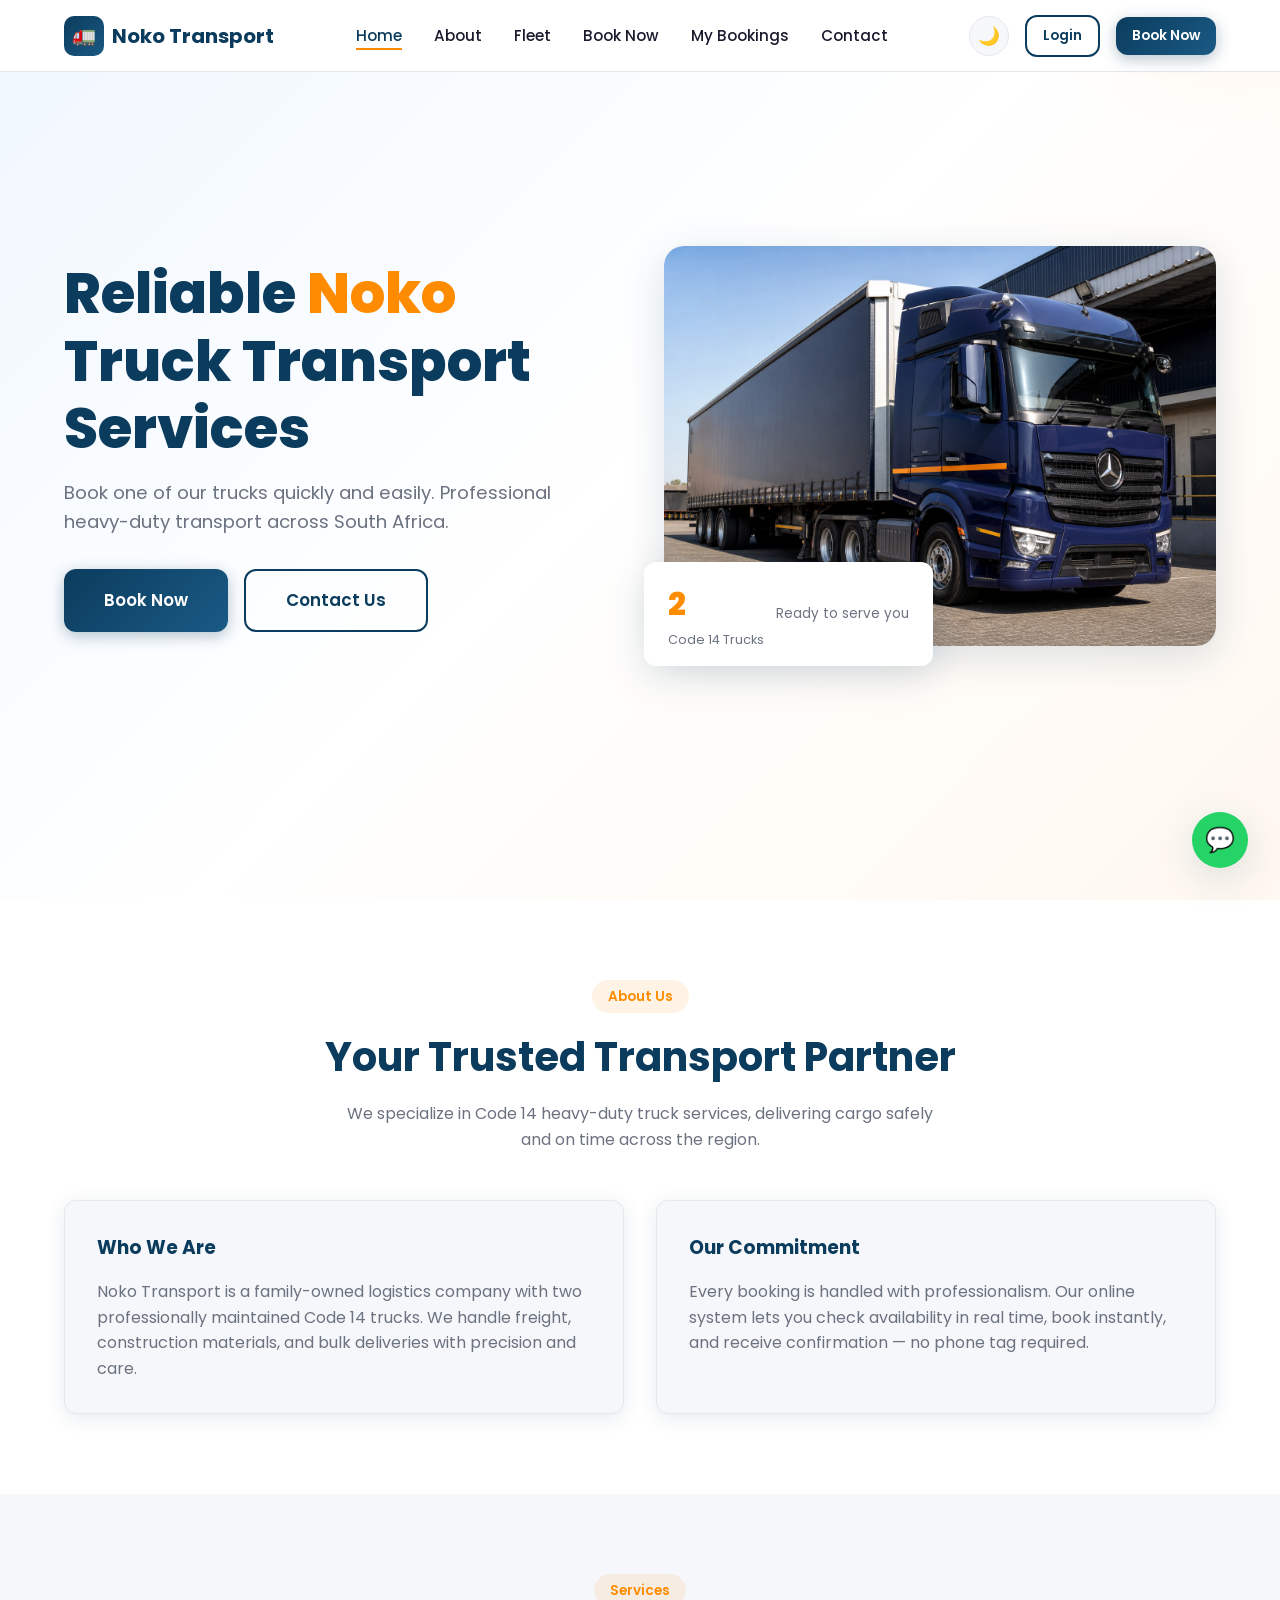
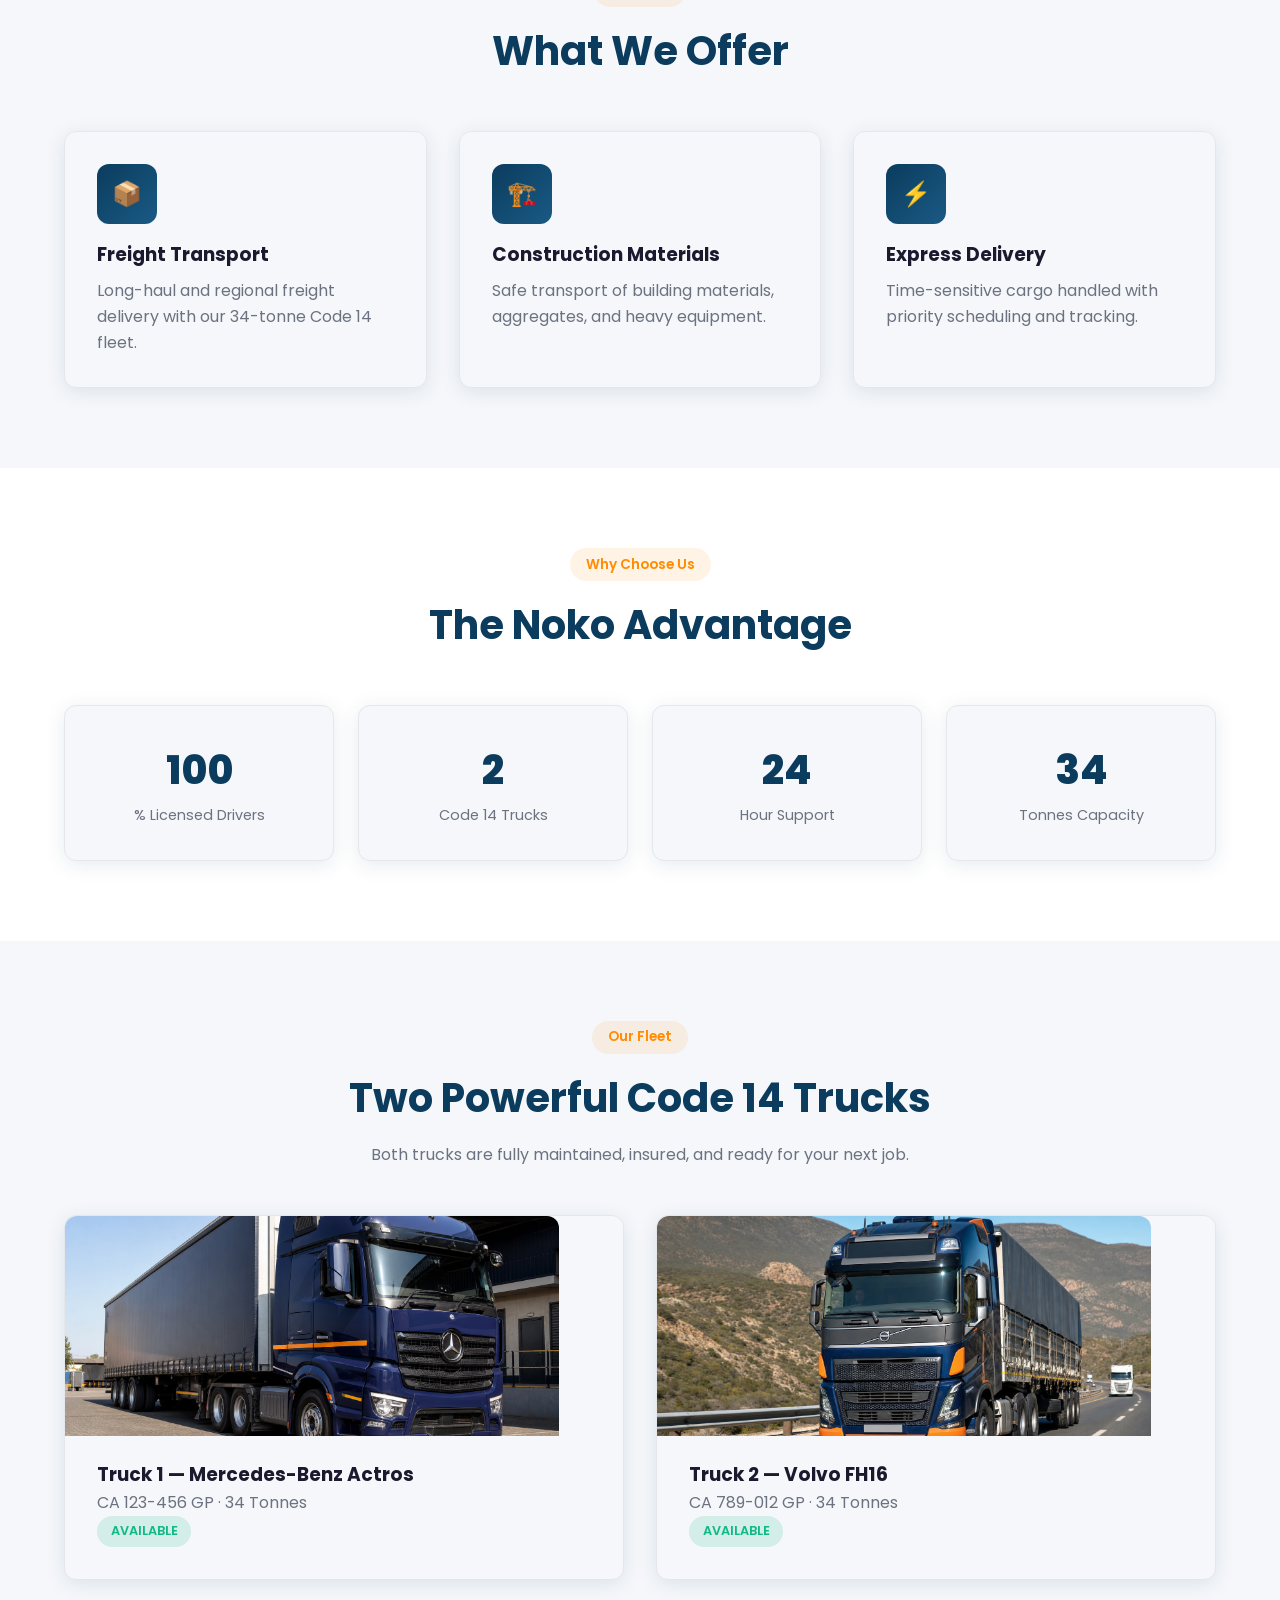
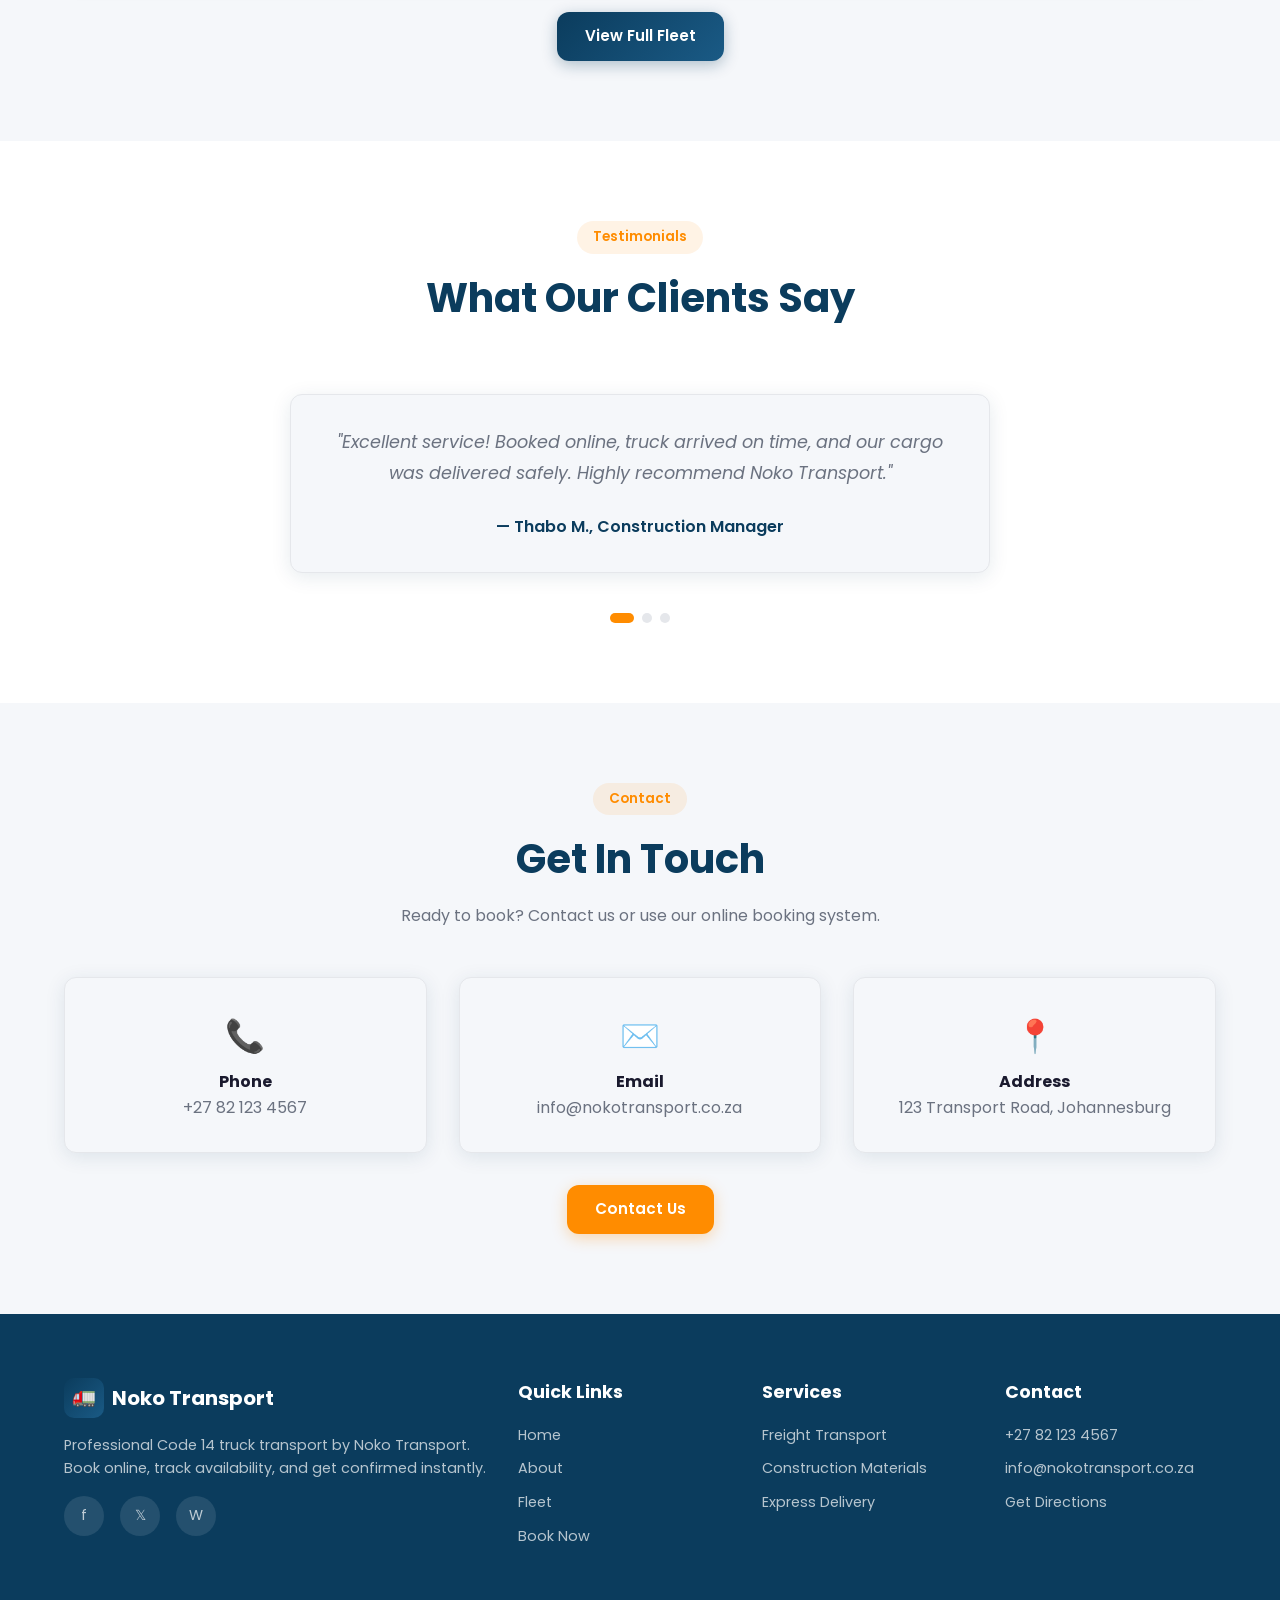
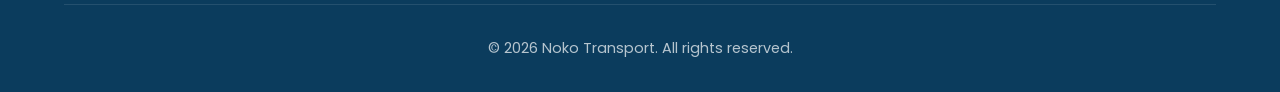
<file: frontend/index.html>
<!DOCTYPE html>
<html lang="en">
<head>
  <meta charset="UTF-8">
  <meta name="viewport" content="width=device-width, initial-scale=1.0">
  <title>Noko Transport | Reliable Truck Booking</title>
  <link rel="stylesheet" href="css/style.css">
</head>
<body>
  <nav class="navbar">
    <div class="container nav-inner">
      <a href="index.html" class="logo">
        <div class="logo-icon">🚛</div>
        Noko Transport
      </a>
      <ul class="nav-links">
        <li><a href="index.html">Home</a></li>
        <li><a href="about.html">About</a></li>
        <li><a href="fleet.html">Fleet</a></li>
        <li><a href="booking.html">Book Now</a></li>
        <li><a href="my-bookings.html">My Bookings</a></li>
        <li><a href="contact.html">Contact</a></li>
      </ul>
      <div class="nav-actions">
        <button class="theme-toggle" aria-label="Toggle dark mode">🌙</button>
        <a href="login.html" class="btn btn-outline btn-sm">Login</a>
        <a href="booking.html" class="btn btn-primary btn-sm">Book Now</a>
        <div class="hamburger"><span></span><span></span><span></span></div>
      </div>
    </div>
  </nav>

  <section class="hero">
    <div class="container hero-grid">
      <div class="hero-content fade-in">
        <h1>Reliable <span>Noko</span> Truck Transport Services</h1>
        <p>Book one of our trucks quickly and easily. Professional heavy-duty transport across South Africa.</p>
        <div class="hero-buttons">
          <a href="booking.html" class="btn btn-primary btn-lg">Book Now</a>
          <a href="contact.html" class="btn btn-outline btn-lg">Contact Us</a>
        </div>
      </div>
      <div class="hero-image fade-in fade-in-delay-1">
        <img src="images/truck1.jpg" alt="Noko Transport truck">
        <div class="hero-badge">
          <div>
            <span class="number" data-count="2">0</span>
            <small style="display:block;color:var(--text-muted);font-size:0.8rem">Code 14 Trucks</small>
          </div>
          <div style="font-size:0.85rem;color:var(--text-muted)">Ready to serve you</div>
        </div>
      </div>
    </div>
  </section>

  <section id="about">
    <div class="container">
      <div class="section-header scroll-animate">
        <span class="section-tag">About Us</span>
        <h2>Your Trusted Transport Partner</h2>
        <p>We specialize in Code 14 heavy-duty truck services, delivering cargo safely and on time across the region.</p>
      </div>
      <div class="grid-2">
        <div class="card scroll-animate">
          <h3 style="color:var(--primary);margin-bottom:1rem">Who We Are</h3>
          <p style="color:var(--text-muted)">Noko Transport is a family-owned logistics company with two professionally maintained Code 14 trucks. We handle freight, construction materials, and bulk deliveries with precision and care.</p>
        </div>
        <div class="card scroll-animate">
          <h3 style="color:var(--primary);margin-bottom:1rem">Our Commitment</h3>
          <p style="color:var(--text-muted)">Every booking is handled with professionalism. Our online system lets you check availability in real time, book instantly, and receive confirmation — no phone tag required.</p>
        </div>
      </div>
    </div>
  </section>

  <section id="services" style="background:var(--card)">
    <div class="container">
      <div class="section-header scroll-animate">
        <span class="section-tag">Services</span>
        <h2>What We Offer</h2>
      </div>
      <div class="grid-3">
        <div class="card scroll-animate">
          <div class="service-icon">📦</div>
          <h3>Freight Transport</h3>
          <p style="color:var(--text-muted);margin-top:0.5rem">Long-haul and regional freight delivery with our 34-tonne Code 14 fleet.</p>
        </div>
        <div class="card scroll-animate">
          <div class="service-icon">🏗️</div>
          <h3>Construction Materials</h3>
          <p style="color:var(--text-muted);margin-top:0.5rem">Safe transport of building materials, aggregates, and heavy equipment.</p>
        </div>
        <div class="card scroll-animate">
          <div class="service-icon">⚡</div>
          <h3>Express Delivery</h3>
          <p style="color:var(--text-muted);margin-top:0.5rem">Time-sensitive cargo handled with priority scheduling and tracking.</p>
        </div>
      </div>
    </div>
  </section>

  <section id="why-us">
    <div class="container">
      <div class="section-header scroll-animate">
        <span class="section-tag">Why Choose Us</span>
        <h2>The Noko Advantage</h2>
      </div>
      <div class="grid-4">
        <div class="card stat-card scroll-animate">
          <span class="stat-number" data-count="100">0</span>
          <span class="stat-label">% Licensed Drivers</span>
        </div>
        <div class="card stat-card scroll-animate">
          <span class="stat-number" data-count="2">0</span>
          <span class="stat-label">Code 14 Trucks</span>
        </div>
        <div class="card stat-card scroll-animate">
          <span class="stat-number" data-count="24">0</span>
          <span class="stat-label">Hour Support</span>
        </div>
        <div class="card stat-card scroll-animate">
          <span class="stat-number" data-count="34">0</span>
          <span class="stat-label">Tonnes Capacity</span>
        </div>
      </div>
    </div>
  </section>

  <section id="fleet-preview" style="background:var(--card)">
    <div class="container">
      <div class="section-header scroll-animate">
        <span class="section-tag">Our Fleet</span>
        <h2>Two Powerful Code 14 Trucks</h2>
        <p>Both trucks are fully maintained, insured, and ready for your next job.</p>
      </div>
      <div class="grid-2" id="home-fleet-preview">
        <div class="card fleet-card scroll-animate">
          <img src="images/truck1.jpg" alt="Truck 1 — Mercedes-Benz Actros">
          <h3>Truck 1 — Mercedes-Benz Actros</h3>
          <p style="color:var(--text-muted)">CA 123-456 GP · 34 Tonnes</p>
          <span class="status-badge status-available">Available</span>
        </div>
        <div class="card fleet-card scroll-animate">
          <img src="images/truck2.jpg" alt="Truck 2 — Volvo FH16">
          <h3>Truck 2 — Volvo FH16</h3>
          <p style="color:var(--text-muted)">CA 789-012 GP · 34 Tonnes</p>
          <span class="status-badge status-available">Available</span>
        </div>
      </div>
      <div style="text-align:center;margin-top:2rem">
        <a href="fleet.html" class="btn btn-primary">View Full Fleet</a>
      </div>
    </div>
  </section>

  <section id="testimonials">
    <div class="container">
      <div class="section-header scroll-animate">
        <span class="section-tag">Testimonials</span>
        <h2>What Our Clients Say</h2>
      </div>
      <div class="testimonial-slider scroll-animate">
        <div class="testimonial-track" id="testimonial-track">
          <div class="testimonial-slide">
            <div class="testimonial-card card">
              <p class="quote">"Excellent service! Booked online, truck arrived on time, and our cargo was delivered safely. Highly recommend Noko Transport."</p>
              <p class="author">— Thabo M., Construction Manager</p>
            </div>
          </div>
          <div class="testimonial-slide">
            <div class="testimonial-card card">
              <p class="quote">"The online booking system is so easy to use. I could see exactly when trucks were available and got instant confirmation."</p>
              <p class="author">— Sarah K., Logistics Coordinator</p>
            </div>
          </div>
          <div class="testimonial-slide">
            <div class="testimonial-card card">
              <p class="quote">"Professional drivers, well-maintained trucks, and competitive rates. Our go-to transport partner for heavy loads."</p>
              <p class="author">— James N., Warehouse Manager</p>
            </div>
          </div>
        </div>
        <div class="slider-dots" id="slider-dots"></div>
      </div>
    </div>
  </section>

  <section id="contact-preview" style="background:var(--card)">
    <div class="container">
      <div class="section-header scroll-animate">
        <span class="section-tag">Contact</span>
        <h2>Get In Touch</h2>
        <p>Ready to book? Contact us or use our online booking system.</p>
      </div>
      <div class="grid-3 scroll-animate">
        <div class="card" style="text-align:center">
          <div style="font-size:2rem;margin-bottom:0.5rem">📞</div>
          <h4>Phone</h4>
          <p style="color:var(--text-muted)">+27 82 123 4567</p>
        </div>
        <div class="card" style="text-align:center">
          <div style="font-size:2rem;margin-bottom:0.5rem">✉️</div>
          <h4>Email</h4>
          <p style="color:var(--text-muted)">info@nokotransport.co.za</p>
        </div>
        <div class="card" style="text-align:center">
          <div style="font-size:2rem;margin-bottom:0.5rem">📍</div>
          <h4>Address</h4>
          <p style="color:var(--text-muted)">123 Transport Road, Johannesburg</p>
        </div>
      </div>
      <div style="text-align:center;margin-top:2rem">
        <a href="contact.html" class="btn btn-secondary">Contact Us</a>
      </div>
    </div>
  </section>

  <footer class="footer">
    <div class="container">
      <div class="footer-grid">
        <div>
          <div class="logo" style="color:white;margin-bottom:1rem">
            <div class="logo-icon">🚛</div> Noko Transport
          </div>
          <p>Professional Code 14 truck transport by Noko Transport. Book online, track availability, and get confirmed instantly.</p>
          <div class="social-links">
            <a href="#" aria-label="Facebook">f</a>
            <a href="#" aria-label="Twitter">𝕏</a>
            <a href="https://wa.me/27821234567" aria-label="WhatsApp">W</a>
          </div>
        </div>
        <div>
          <h4>Quick Links</h4>
          <ul class="footer-links">
            <li><a href="index.html">Home</a></li>
            <li><a href="about.html">About</a></li>
            <li><a href="fleet.html">Fleet</a></li>
            <li><a href="booking.html">Book Now</a></li>
          </ul>
        </div>
        <div>
          <h4>Services</h4>
          <ul class="footer-links">
            <li><a href="booking.html">Freight Transport</a></li>
            <li><a href="booking.html">Construction Materials</a></li>
            <li><a href="booking.html">Express Delivery</a></li>
          </ul>
        </div>
        <div>
          <h4>Contact</h4>
          <ul class="footer-links">
            <li><a href="tel:+27821234567">+27 82 123 4567</a></li>
            <li><a href="mailto:info@nokotransport.co.za">info@nokotransport.co.za</a></li>
            <li><a href="contact.html">Get Directions</a></li>
          </ul>
        </div>
      </div>
      <div class="footer-bottom">
        <p>&copy; 2026 Noko Transport. All rights reserved.</p>
      </div>
    </div>
  </footer>

  <a href="https://wa.me/27821234567" class="fab fab-whatsapp" target="_blank" aria-label="WhatsApp">💬</a>
  <button class="fab fab-top" aria-label="Back to top">↑</button>

  <script src="js/config.js"></script>
  <script src="js/truck-images.js"></script>
  <script src="js/api-client.js"></script>
  <script src="js/auth.js"></script>
  <script src="js/utils.js"></script>
  <script>
    document.addEventListener('DOMContentLoaded', () => {
      Utils.animateCounters();

      // Testimonial slider
      const track = document.getElementById('testimonial-track');
      const dots = document.getElementById('slider-dots');
      const slides = track.children.length;
      let current = 0;

      for (let i = 0; i < slides; i++) {
        const dot = document.createElement('div');
        dot.className = 'slider-dot' + (i === 0 ? ' active' : '');
        dot.addEventListener('click', () => goTo(i));
        dots.appendChild(dot);
      }

      function goTo(index) {
        current = index;
        track.style.transform = `translateX(-${index * 100}%)`;
        dots.querySelectorAll('.slider-dot').forEach((d, i) => d.classList.toggle('active', i === index));
      }

      setInterval(() => goTo((current + 1) % slides), 5000);

      // Load fleet status (fallback to local truck images if API offline)
      api.get('/trucks').then(res => {
        const preview = document.getElementById('home-fleet-preview');
        if (!preview || !res.data) return;
        preview.innerHTML = res.data.map((t, i) => `
          <div class="card fleet-card scroll-animate">
            <img src="${TruckImages.src(i, t.image)}" alt="${t.truckNumber}" ${TruckImages.onerrorAttr(i, t.image)}>
            <h3>${t.truckNumber}</h3>
            <p style="color:var(--text-muted)">${t.registration} · ${t.capacity}</p>
            <span class="status-badge ${Utils.statusClass(t.status)}">${Utils.formatStatus(t.status)}</span>
          </div>
        `).join('');
      }).catch(() => {});
    });
  </script>
</body>
</html>
</file>
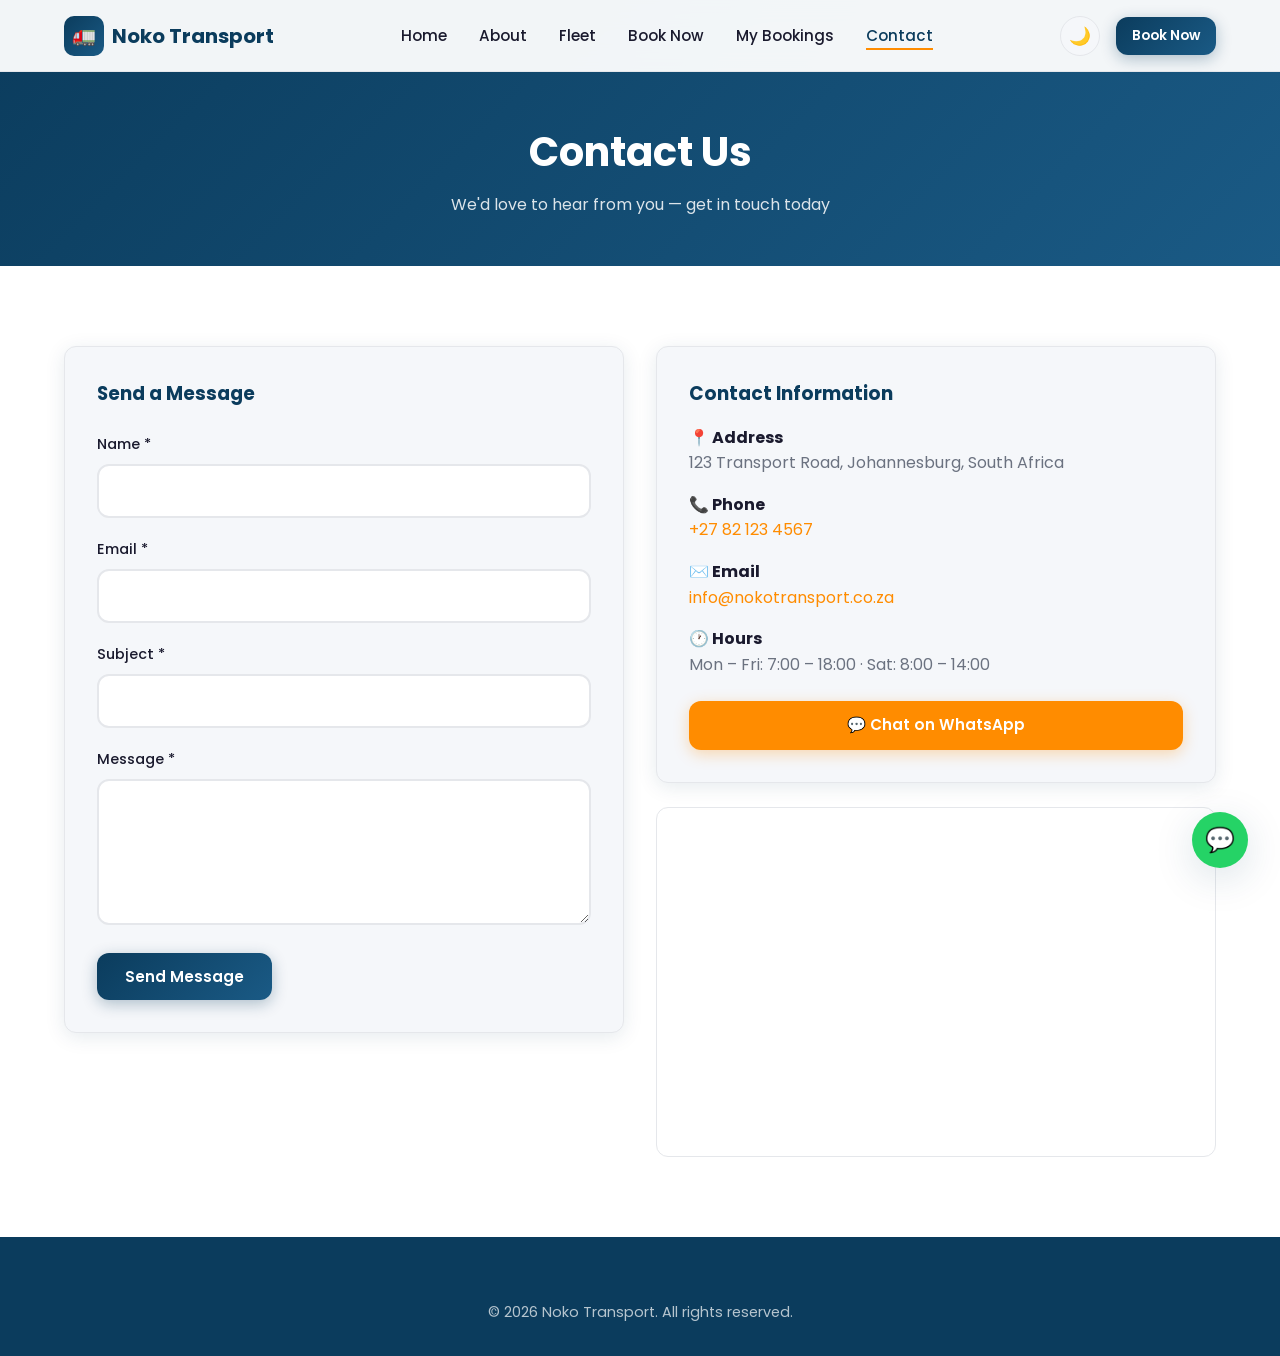
<file: frontend/contact.html>
<!DOCTYPE html>
<html lang="en">
<head>
  <meta charset="UTF-8">
  <meta name="viewport" content="width=device-width, initial-scale=1.0">
  <title>Contact Us | Noko Transport</title>
  <link rel="stylesheet" href="css/style.css">
</head>
<body>
  <nav class="navbar">
    <div class="container nav-inner">
      <a href="index.html" class="logo"><div class="logo-icon">🚛</div> Noko Transport</a>
      <ul class="nav-links">
        <li><a href="index.html">Home</a></li>
        <li><a href="about.html">About</a></li>
        <li><a href="fleet.html">Fleet</a></li>
        <li><a href="booking.html">Book Now</a></li>
        <li><a href="my-bookings.html">My Bookings</a></li>
        <li><a href="contact.html">Contact</a></li>
      </ul>
      <div class="nav-actions">
        <button class="theme-toggle">🌙</button>
        <a href="booking.html" class="btn btn-primary btn-sm">Book Now</a>
        <div class="hamburger"><span></span><span></span><span></span></div>
      </div>
    </div>
  </nav>

  <header class="page-header">
    <div class="container">
      <h1>Contact Us</h1>
      <p>We'd love to hear from you — get in touch today</p>
    </div>
  </header>

  <section>
    <div class="container">
      <div class="grid-2" style="align-items:start">
        <div>
          <div class="card scroll-animate" style="margin-bottom:1.5rem">
            <h3 style="color:var(--primary);margin-bottom:1.5rem">Send a Message</h3>
            <form id="contact-form">
              <div class="form-group">
                <label for="name">Name *</label>
                <input type="text" id="name" class="form-control" required>
              </div>
              <div class="form-group">
                <label for="email">Email *</label>
                <input type="email" id="email" class="form-control" required>
              </div>
              <div class="form-group">
                <label for="subject">Subject *</label>
                <input type="text" id="subject" class="form-control" required>
              </div>
              <div class="form-group">
                <label for="message">Message *</label>
                <textarea id="message" class="form-control" required rows="5"></textarea>
              </div>
              <button type="submit" class="btn btn-primary">Send Message</button>
            </form>
          </div>
        </div>

        <div>
          <div class="card scroll-animate" style="margin-bottom:1.5rem">
            <h3 style="color:var(--primary);margin-bottom:1rem">Contact Information</h3>
            <div style="display:flex;flex-direction:column;gap:1rem">
              <div><strong>📍 Address</strong><br><span style="color:var(--text-muted)">123 Transport Road, Johannesburg, South Africa</span></div>
              <div><strong>📞 Phone</strong><br><a href="tel:+27821234567" style="color:var(--secondary)">+27 82 123 4567</a></div>
              <div><strong>✉️ Email</strong><br><a href="mailto:info@nokotransport.co.za" style="color:var(--secondary)">info@nokotransport.co.za</a></div>
              <div><strong>🕐 Hours</strong><br><span style="color:var(--text-muted)">Mon – Fri: 7:00 – 18:00 · Sat: 8:00 – 14:00</span></div>
            </div>
            <a href="https://wa.me/27821234567" class="btn btn-secondary" style="margin-top:1.5rem;width:100%" target="_blank">💬 Chat on WhatsApp</a>
          </div>

          <div class="map-container scroll-animate">
            <iframe src="https://www.google.com/maps/embed?pb=!1m18!1m12!1m3!1d7164.0!2d28.0473!3d-26.2041!2m3!1f0!2f0!3f0!3m2!1i1024!2i768!4f13.1!3m3!1m2!1s0x1e950c6857496%3A0x2c5e5e5e5e5e5e5e!2sJohannesburg!5e0!3m2!1sen!2sza!4v1700000000000" allowfullscreen loading="lazy" referrerpolicy="no-referrer-when-downgrade"></iframe>
          </div>
        </div>
      </div>
    </div>
  </section>

  <footer class="footer">
    <div class="container footer-bottom" style="border:none;padding:0">
      <p>&copy; 2026 Noko Transport. All rights reserved.</p>
    </div>
  </footer>

  <a href="https://wa.me/27821234567" class="fab fab-whatsapp" target="_blank">💬</a>

  <script src="js/config.js"></script>
  <script src="js/api-client.js"></script>
  <script src="js/utils.js"></script>
  <script>
    document.getElementById('contact-form').addEventListener('submit', async (e) => {
      e.preventDefault();
      try {
        Utils.showLoader();
        await api.post('/contact', {
          name: document.getElementById('name').value,
          email: document.getElementById('email').value,
          subject: document.getElementById('subject').value,
          message: document.getElementById('message').value
        });
        Utils.toast('Message sent successfully!', 'success');
        e.target.reset();
      } catch (err) {
        Utils.toast(err.message, 'error');
      } finally {
        Utils.hideLoader();
      }
    });
  </script>
</body>
</html>
</file>
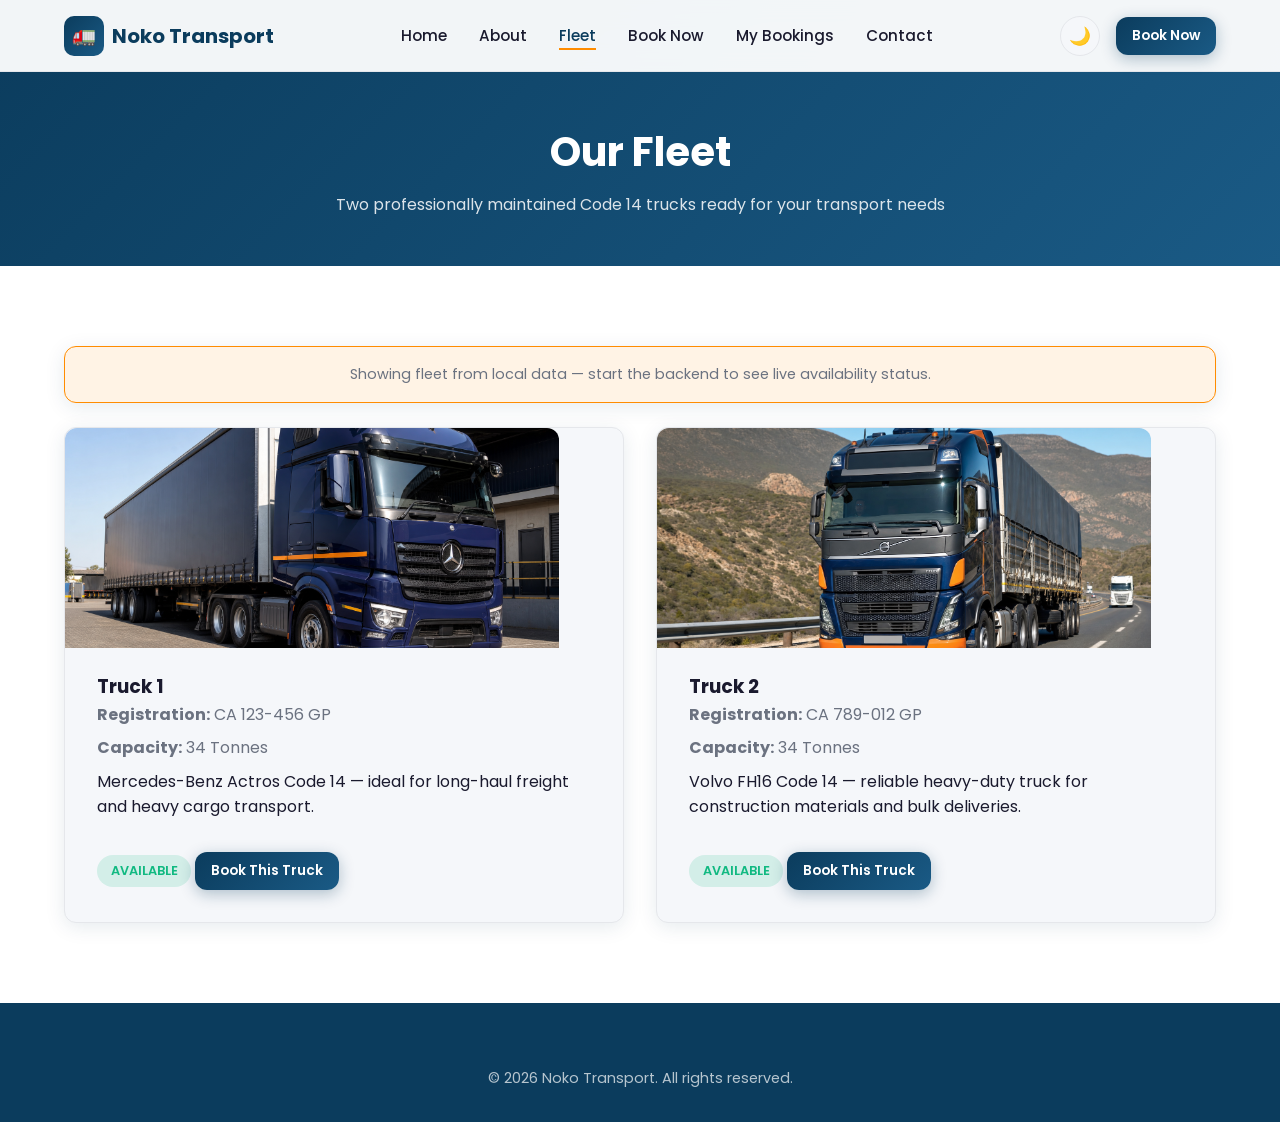
<file: frontend/fleet.html>
<!DOCTYPE html>
<html lang="en">
<head>
  <meta charset="UTF-8">
  <meta name="viewport" content="width=device-width, initial-scale=1.0">
  <title>Our Fleet | Noko Transport</title>
  <link rel="stylesheet" href="css/style.css">
</head>
<body>
  <nav class="navbar">
    <div class="container nav-inner">
      <a href="index.html" class="logo"><div class="logo-icon">🚛</div> Noko Transport</a>
      <ul class="nav-links">
        <li><a href="index.html">Home</a></li>
        <li><a href="about.html">About</a></li>
        <li><a href="fleet.html">Fleet</a></li>
        <li><a href="booking.html">Book Now</a></li>
        <li><a href="my-bookings.html">My Bookings</a></li>
        <li><a href="contact.html">Contact</a></li>
      </ul>
      <div class="nav-actions">
        <button class="theme-toggle">🌙</button>
        <a href="booking.html" class="btn btn-primary btn-sm">Book Now</a>
        <div class="hamburger"><span></span><span></span><span></span></div>
      </div>
    </div>
  </nav>

  <header class="page-header">
    <div class="container">
      <h1>Our Fleet</h1>
      <p>Two professionally maintained Code 14 trucks ready for your transport needs</p>
    </div>
  </header>

  <section>
    <div class="container">
      <div id="fleet-offline-notice" class="card" style="display:none;margin-bottom:1.5rem;padding:1rem;text-align:center;background:rgba(255,140,0,0.1);border-color:var(--secondary)">
        <p style="font-size:0.9rem;color:var(--text-muted)">Showing fleet from local data — start the backend to see live availability status.</p>
      </div>
      <div id="fleet-loading" style="text-align:center;padding:3rem">
        <div class="spinner" style="margin:0 auto"></div>
        <p style="margin-top:1rem;color:var(--text-muted)">Loading fleet...</p>
      </div>
      <div class="grid-2" id="fleet-grid"></div>
    </div>
  </section>

  <footer class="footer">
    <div class="container footer-bottom" style="border:none;padding:0">
      <p>&copy; 2026 Noko Transport. All rights reserved.</p>
    </div>
  </footer>

  <script src="js/config.js"></script>
  <script src="js/truck-images.js"></script>
  <script src="js/api-client.js"></script>
  <script src="js/utils.js"></script>
  <script src="js/fleet.js"></script>
</body>
</html>
</file>
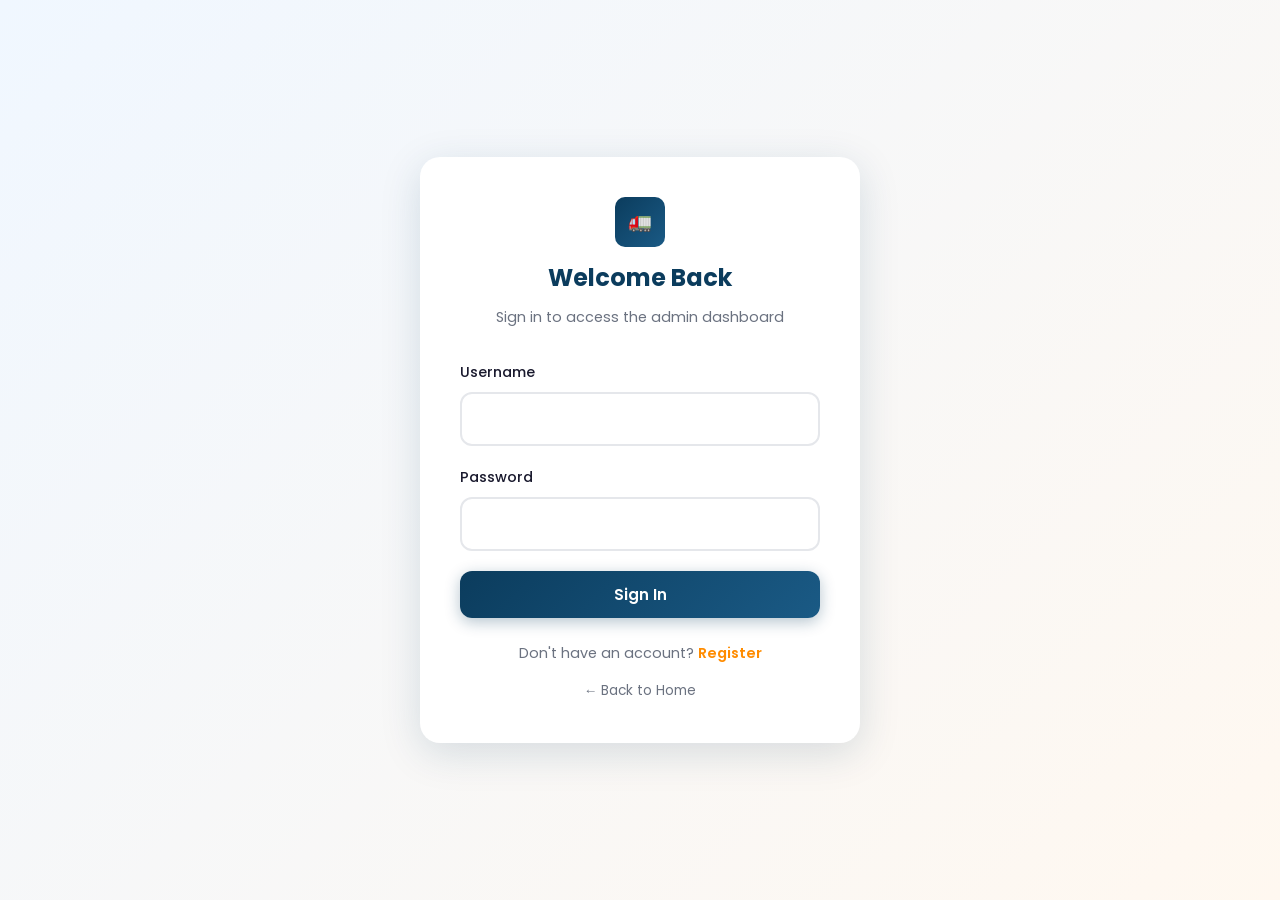
<file: frontend/login.html>
<!DOCTYPE html>
<html lang="en">
<head>
  <meta charset="UTF-8">
  <meta name="viewport" content="width=device-width, initial-scale=1.0">
  <title>Login | Noko Transport</title>
  <link rel="stylesheet" href="css/style.css">
</head>
<body>
  <div class="auth-container">
    <div class="auth-card fade-in">
      <div style="text-align:center;margin-bottom:1.5rem">
        <div class="logo-icon" style="margin:0 auto 0.75rem;width:50px;height:50px">🚛</div>
        <h2>Welcome Back</h2>
        <p class="subtitle">Sign in to access the admin dashboard</p>
      </div>
      <form id="login-form">
        <div class="form-group">
          <label for="username">Username</label>
          <input type="text" id="username" class="form-control" required autocomplete="username">
        </div>
        <div class="form-group">
          <label for="password">Password</label>
          <input type="password" id="password" class="form-control" required autocomplete="current-password">
        </div>
        <button type="submit" class="btn btn-primary" style="width:100%">Sign In</button>
      </form>
      <p style="text-align:center;margin-top:1.5rem;font-size:0.9rem;color:var(--text-muted)">
        Don't have an account? <a href="register.html" style="color:var(--secondary);font-weight:600">Register</a>
      </p>
      <p style="text-align:center;margin-top:0.75rem">
        <a href="index.html" style="font-size:0.85rem;color:var(--text-muted)">← Back to Home</a>
      </p>
    </div>
  </div>

  <script src="js/config.js"></script>
  <script src="js/api-client.js"></script>
  <script src="js/auth.js"></script>
  <script src="js/utils.js"></script>
  <script>
    if (Auth.isLoggedIn()) {
      window.location.href = Auth.isAdmin() ? 'dashboard.html' : 'index.html';
    }

    document.getElementById('login-form').addEventListener('submit', async (e) => {
      e.preventDefault();
      if (!window.api) {
        Utils.toast('App scripts failed to load. Hard refresh (Ctrl+F5) and ensure the frontend server runs from the frontend folder.', 'error');
        return;
      }
      try {
        Utils.showLoader();
        const res = await window.api.post('/auth/login', {
          username: document.getElementById('username').value,
          password: document.getElementById('password').value
        });
        Auth.saveSession(res.data);
        Utils.toast('Login successful!', 'success');
        setTimeout(() => {
          window.location.href = res.data.role === 'ADMIN' ? 'dashboard.html' : 'index.html';
        }, 500);
      } catch (err) {
        Utils.toast(err.message, 'error');
      } finally {
        Utils.hideLoader();
      }
    });
  </script>
</body>
</html>
</file>
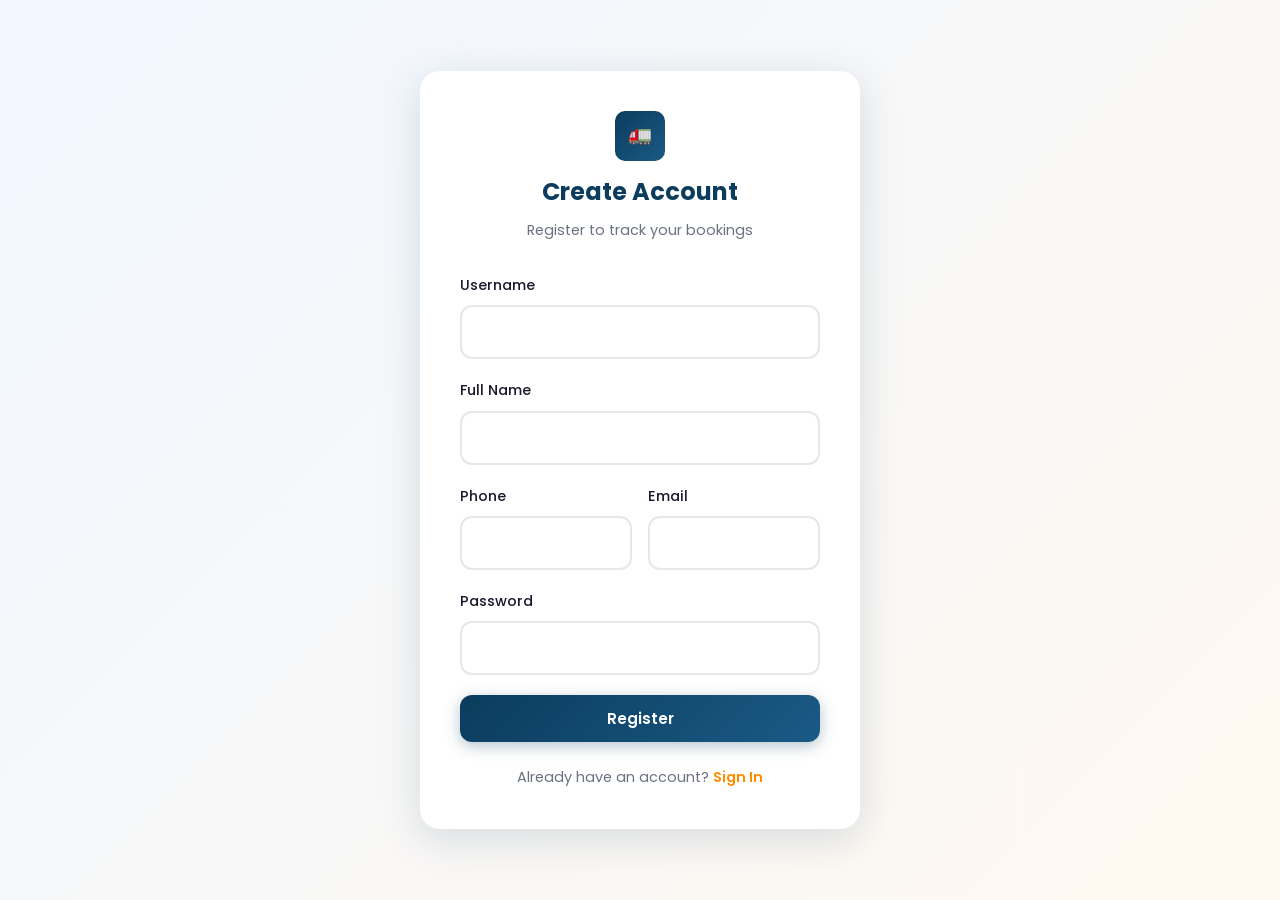
<file: frontend/register.html>
<!DOCTYPE html>
<html lang="en">
<head>
  <meta charset="UTF-8">
  <meta name="viewport" content="width=device-width, initial-scale=1.0">
  <title>Register | Noko Transport</title>
  <link rel="stylesheet" href="css/style.css">
</head>
<body>
  <div class="auth-container">
    <div class="auth-card fade-in">
      <div style="text-align:center;margin-bottom:1.5rem">
        <div class="logo-icon" style="margin:0 auto 0.75rem;width:50px;height:50px">🚛</div>
        <h2>Create Account</h2>
        <p class="subtitle">Register to track your bookings</p>
      </div>
      <form id="register-form">
        <div class="form-group">
          <label for="username">Username</label>
          <input type="text" id="username" class="form-control" required minlength="3">
        </div>
        <div class="form-group">
          <label for="name">Full Name</label>
          <input type="text" id="name" class="form-control" required>
        </div>
        <div class="form-row">
          <div class="form-group">
            <label for="phone">Phone</label>
            <input type="tel" id="phone" class="form-control" required>
          </div>
          <div class="form-group">
            <label for="email">Email</label>
            <input type="email" id="email" class="form-control" required>
          </div>
        </div>
        <div class="form-group">
          <label for="password">Password</label>
          <input type="password" id="password" class="form-control" required minlength="6">
        </div>
        <button type="submit" class="btn btn-primary" style="width:100%">Register</button>
      </form>
      <p style="text-align:center;margin-top:1.5rem;font-size:0.9rem;color:var(--text-muted)">
        Already have an account? <a href="login.html" style="color:var(--secondary);font-weight:600">Sign In</a>
      </p>
    </div>
  </div>

  <script src="js/config.js"></script>
  <script src="js/api-client.js"></script>
  <script src="js/auth.js"></script>
  <script src="js/utils.js"></script>
  <script>
    document.getElementById('register-form').addEventListener('submit', async (e) => {
      e.preventDefault();
      try {
        Utils.showLoader();
        const res = await window.api.post('/auth/register', {
          username: document.getElementById('username').value,
          name: document.getElementById('name').value,
          phone: document.getElementById('phone').value,
          email: document.getElementById('email').value,
          password: document.getElementById('password').value
        });
        Auth.saveSession(res.data);
        Utils.toast('Registration successful!', 'success');
        setTimeout(() => window.location.href = 'index.html', 500);
      } catch (err) {
        Utils.toast(err.message, 'error');
      } finally {
        Utils.hideLoader();
      }
    });
  </script>
</body>
</html>
</file>
<file: frontend/css/style.css>
/* Truck Booking System - Main Styles */
@import url('https://fonts.googleapis.com/css2?family=Poppins:wght@300;400;500;600;700;800&display=swap');

:root {
  --primary: #0B3C5D;
  --primary-dark: #082a42;
  --primary-light: #1a5a85;
  --secondary: #FF8C00;
  --secondary-dark: #e67e00;
  --bg: #FFFFFF;
  --card: #F5F7FA;
  --text: #1a1a2e;
  --text-muted: #6b7280;
  --success: #10b981;
  --danger: #ef4444;
  --warning: #f59e0b;
  --border: #e5e7eb;
  --shadow: 0 4px 20px rgba(11, 60, 93, 0.1);
  --shadow-lg: 0 10px 40px rgba(11, 60, 93, 0.15);
  --radius: 12px;
  --radius-lg: 20px;
  --transition: all 0.3s cubic-bezier(0.4, 0, 0.2, 1);
  --nav-height: 72px;
}

[data-theme="dark"] {
  --bg: #0f172a;
  --card: #1e293b;
  --text: #f1f5f9;
  --text-muted: #94a3b8;
  --border: #334155;
  --shadow: 0 4px 20px rgba(0, 0, 0, 0.3);
}

*, *::before, *::after { box-sizing: border-box; margin: 0; padding: 0; }

html { scroll-behavior: smooth; }

body {
  font-family: 'Poppins', sans-serif;
  background: var(--bg);
  color: var(--text);
  line-height: 1.6;
  overflow-x: hidden;
}

img { max-width: 100%; height: auto; display: block; }
a { text-decoration: none; color: inherit; }
ul { list-style: none; }

.container {
  width: 100%;
  max-width: 1200px;
  margin: 0 auto;
  padding: 0 1.5rem;
}

/* Navigation */
.navbar {
  position: fixed;
  top: 0;
  left: 0;
  right: 0;
  height: var(--nav-height);
  background: rgba(255, 255, 255, 0.95);
  backdrop-filter: blur(12px);
  border-bottom: 1px solid var(--border);
  z-index: 1000;
  transition: var(--transition);
}

[data-theme="dark"] .navbar {
  background: rgba(15, 23, 42, 0.95);
}

.navbar.scrolled {
  box-shadow: var(--shadow);
}

.nav-inner {
  display: flex;
  align-items: center;
  justify-content: space-between;
  height: var(--nav-height);
}

.logo {
  display: flex;
  align-items: center;
  gap: 0.5rem;
  font-weight: 700;
  font-size: 1.25rem;
  color: var(--primary);
}

.logo-icon {
  width: 40px;
  height: 40px;
  background: linear-gradient(135deg, var(--primary), var(--primary-light));
  border-radius: 10px;
  display: flex;
  align-items: center;
  justify-content: center;
  color: white;
  font-size: 1.2rem;
}

.nav-links {
  display: flex;
  align-items: center;
  gap: 2rem;
}

.nav-links a {
  font-weight: 500;
  font-size: 0.95rem;
  color: var(--text);
  transition: var(--transition);
  position: relative;
}

.nav-links a::after {
  content: '';
  position: absolute;
  bottom: -4px;
  left: 0;
  width: 0;
  height: 2px;
  background: var(--secondary);
  transition: var(--transition);
}

.nav-links a:hover::after,
.nav-links a.active::after { width: 100%; }

.nav-links a:hover,
.nav-links a.active { color: var(--primary); }

.nav-actions {
  display: flex;
  align-items: center;
  gap: 1rem;
}

.hamburger {
  display: none;
  flex-direction: column;
  gap: 5px;
  cursor: pointer;
  padding: 4px;
}

.hamburger span {
  width: 24px;
  height: 2px;
  background: var(--primary);
  transition: var(--transition);
}

/* Buttons */
.btn {
  display: inline-flex;
  align-items: center;
  justify-content: center;
  gap: 0.5rem;
  padding: 0.75rem 1.75rem;
  border: none;
  border-radius: var(--radius);
  font-family: inherit;
  font-weight: 600;
  font-size: 0.95rem;
  cursor: pointer;
  transition: var(--transition);
  position: relative;
  overflow: hidden;
}

.btn-primary {
  background: linear-gradient(135deg, var(--primary), var(--primary-light));
  color: white;
  box-shadow: 0 4px 15px rgba(11, 60, 93, 0.3);
}

.btn-primary:hover {
  transform: translateY(-2px);
  box-shadow: 0 6px 25px rgba(11, 60, 93, 0.4);
}

.btn-secondary {
  background: var(--secondary);
  color: white;
  box-shadow: 0 4px 15px rgba(255, 140, 0, 0.3);
}

.btn-secondary:hover {
  background: var(--secondary-dark);
  transform: translateY(-2px);
}

.btn-outline {
  background: transparent;
  color: var(--primary);
  border: 2px solid var(--primary);
}

.btn-outline:hover {
  background: var(--primary);
  color: white;
}

.btn-ghost {
  background: transparent;
  color: var(--text);
  padding: 0.5rem;
}

.btn-sm { padding: 0.5rem 1rem; font-size: 0.85rem; }
.btn-lg { padding: 1rem 2.5rem; font-size: 1.05rem; }

.btn .ripple {
  position: absolute;
  border-radius: 50%;
  background: rgba(255,255,255,0.4);
  transform: scale(0);
  animation: ripple 0.6s linear;
  pointer-events: none;
}

/* Hero */
.hero {
  min-height: 100vh;
  display: flex;
  align-items: center;
  padding-top: var(--nav-height);
  background: linear-gradient(135deg, #f0f7ff 0%, #ffffff 50%, #fff8f0 100%);
  position: relative;
  overflow: hidden;
}

[data-theme="dark"] .hero {
  background: linear-gradient(135deg, #0f172a 0%, #1e293b 100%);
}

.hero::before {
  content: '';
  position: absolute;
  top: -50%;
  right: -20%;
  width: 600px;
  height: 600px;
  background: radial-gradient(circle, rgba(255,140,0,0.1) 0%, transparent 70%);
  border-radius: 50%;
}

.hero-grid {
  display: grid;
  grid-template-columns: 1fr 1fr;
  gap: 3rem;
  align-items: center;
}

.hero-content h1 {
  font-size: clamp(2rem, 5vw, 3.5rem);
  font-weight: 800;
  line-height: 1.2;
  color: var(--primary);
  margin-bottom: 1rem;
}

.hero-content h1 span { color: var(--secondary); }

.hero-content p {
  font-size: 1.15rem;
  color: var(--text-muted);
  margin-bottom: 2rem;
  max-width: 500px;
}

.hero-buttons { display: flex; gap: 1rem; flex-wrap: wrap; }

.hero-image {
  position: relative;
}

.hero-image img {
  border-radius: var(--radius-lg);
  box-shadow: var(--shadow-lg);
  width: 100%;
  height: 400px;
  object-fit: cover;
}

.hero-badge {
  position: absolute;
  bottom: -20px;
  left: -20px;
  background: white;
  padding: 1rem 1.5rem;
  border-radius: var(--radius);
  box-shadow: var(--shadow-lg);
  display: flex;
  align-items: center;
  gap: 0.75rem;
}

[data-theme="dark"] .hero-badge { background: var(--card); }

.hero-badge .number {
  font-size: 2rem;
  font-weight: 800;
  color: var(--secondary);
}

/* Sections */
section { padding: 5rem 0; }

.section-header {
  text-align: center;
  margin-bottom: 3rem;
}

.section-header h2 {
  font-size: clamp(1.75rem, 4vw, 2.5rem);
  font-weight: 700;
  color: var(--primary);
  margin-bottom: 0.75rem;
}

.section-header p {
  color: var(--text-muted);
  max-width: 600px;
  margin: 0 auto;
}

.section-tag {
  display: inline-block;
  background: rgba(255, 140, 0, 0.1);
  color: var(--secondary);
  padding: 0.35rem 1rem;
  border-radius: 50px;
  font-size: 0.85rem;
  font-weight: 600;
  margin-bottom: 0.75rem;
}

/* Cards */
.card {
  background: var(--card);
  border-radius: var(--radius);
  padding: 2rem;
  box-shadow: var(--shadow);
  transition: var(--transition);
  border: 1px solid var(--border);
}

.card:hover {
  transform: translateY(-5px);
  box-shadow: var(--shadow-lg);
}

.card-glass {
  background: rgba(255, 255, 255, 0.7);
  backdrop-filter: blur(10px);
  border: 1px solid rgba(255, 255, 255, 0.3);
}

[data-theme="dark"] .card-glass {
  background: rgba(30, 41, 59, 0.7);
}

/* Grid layouts */
.grid-2 { display: grid; grid-template-columns: repeat(2, 1fr); gap: 2rem; }
.grid-3 { display: grid; grid-template-columns: repeat(3, 1fr); gap: 2rem; }
.grid-4 { display: grid; grid-template-columns: repeat(4, 1fr); gap: 1.5rem; }

/* Stats */
.stat-card {
  text-align: center;
  padding: 2rem;
}

.stat-card .stat-number {
  font-size: 2.5rem;
  font-weight: 800;
  color: var(--primary);
  display: block;
}

.stat-card .stat-label {
  color: var(--text-muted);
  font-size: 0.9rem;
  margin-top: 0.5rem;
}

/* Services */
.service-icon {
  width: 60px;
  height: 60px;
  background: linear-gradient(135deg, var(--primary), var(--primary-light));
  border-radius: var(--radius);
  display: flex;
  align-items: center;
  justify-content: center;
  font-size: 1.5rem;
  margin-bottom: 1rem;
  color: white;
}

/* Fleet cards */
.fleet-card img {
  width: 100%;
  height: 220px;
  object-fit: cover;
  border-radius: var(--radius) var(--radius) 0 0;
  margin: -2rem -2rem 1.5rem;
  width: calc(100% + 4rem);
}

.status-badge {
  display: inline-block;
  padding: 0.35rem 0.85rem;
  border-radius: 50px;
  font-size: 0.8rem;
  font-weight: 600;
  text-transform: uppercase;
}

.status-available { background: rgba(16, 185, 129, 0.15); color: var(--success); }
.status-booked { background: rgba(239, 68, 68, 0.15); color: var(--danger); }
.status-maintenance { background: rgba(245, 158, 11, 0.15); color: var(--warning); }
.status-pending { background: rgba(245, 158, 11, 0.15); color: var(--warning); }

/* Forms */
.form-group { margin-bottom: 1.25rem; }

.form-group label {
  display: block;
  font-weight: 500;
  margin-bottom: 0.5rem;
  font-size: 0.9rem;
}

.form-control {
  width: 100%;
  padding: 0.85rem 1rem;
  border: 2px solid var(--border);
  border-radius: var(--radius);
  font-family: inherit;
  font-size: 0.95rem;
  background: var(--bg);
  color: var(--text);
  transition: var(--transition);
}

.form-control:focus {
  outline: none;
  border-color: var(--primary);
  box-shadow: 0 0 0 3px rgba(11, 60, 93, 0.1);
}

.form-row {
  display: grid;
  grid-template-columns: 1fr 1fr;
  gap: 1rem;
}

textarea.form-control { resize: vertical; min-height: 100px; }

.form-error {
  color: var(--danger);
  font-size: 0.8rem;
  margin-top: 0.35rem;
}

/* Calendar */
.calendar-container {
  background: var(--card);
  border-radius: var(--radius);
  padding: 1.5rem;
  border: 1px solid var(--border);
}

.calendar-header {
  display: flex;
  align-items: center;
  justify-content: space-between;
  margin-bottom: 1rem;
}

.calendar-header h3 { font-size: 1.1rem; color: var(--primary); }

.calendar-grid {
  display: grid;
  grid-template-columns: repeat(7, 1fr);
  gap: 4px;
}

.calendar-day-name {
  text-align: center;
  font-size: 0.75rem;
  font-weight: 600;
  color: var(--text-muted);
  padding: 0.5rem 0;
}

.calendar-day {
  aspect-ratio: 1;
  display: flex;
  align-items: center;
  justify-content: center;
  border-radius: 8px;
  font-size: 0.85rem;
  font-weight: 500;
  cursor: pointer;
  transition: var(--transition);
  border: 2px solid transparent;
}

.calendar-day.empty { cursor: default; }
.calendar-day.available { background: rgba(16, 185, 129, 0.15); color: var(--success); }
.calendar-day.booked { background: rgba(239, 68, 68, 0.15); color: var(--danger); cursor: not-allowed; }
.calendar-day.pending { background: rgba(245, 158, 11, 0.15); color: var(--warning); }
.calendar-day.maintenance { background: rgba(107, 114, 128, 0.15); color: var(--text-muted); cursor: not-allowed; }
.calendar-day.selected { border-color: var(--primary); background: var(--primary); color: white; }
.calendar-day.in-range { background: rgba(11, 60, 93, 0.2); }
.calendar-day.past { opacity: 0.4; cursor: not-allowed; }

.calendar-legend {
  display: flex;
  gap: 1.5rem;
  margin-top: 1rem;
  flex-wrap: wrap;
}

.legend-item {
  display: flex;
  align-items: center;
  gap: 0.5rem;
  font-size: 0.8rem;
}

.legend-dot {
  width: 12px;
  height: 12px;
  border-radius: 3px;
}

/* Testimonials */
.testimonial-slider {
  position: relative;
  overflow: hidden;
}

.testimonial-track {
  display: flex;
  transition: transform 0.5s ease;
}

.testimonial-slide {
  min-width: 100%;
  padding: 1rem;
}

.testimonial-card {
  text-align: center;
  max-width: 700px;
  margin: 0 auto;
}

.testimonial-card .quote {
  font-size: 1.1rem;
  font-style: italic;
  color: var(--text-muted);
  margin-bottom: 1.5rem;
  line-height: 1.8;
}

.testimonial-card .author {
  font-weight: 600;
  color: var(--primary);
}

.slider-dots {
  display: flex;
  justify-content: center;
  gap: 0.5rem;
  margin-top: 1.5rem;
}

.slider-dot {
  width: 10px;
  height: 10px;
  border-radius: 50%;
  background: var(--border);
  cursor: pointer;
  transition: var(--transition);
}

.slider-dot.active { background: var(--secondary); width: 24px; border-radius: 5px; }

/* Footer */
.footer {
  background: var(--primary);
  color: white;
  padding: 4rem 0 2rem;
}

.footer-grid {
  display: grid;
  grid-template-columns: 2fr 1fr 1fr 1fr;
  gap: 2rem;
  margin-bottom: 3rem;
}

.footer h4 { margin-bottom: 1rem; font-size: 1.1rem; }
.footer p, .footer a { color: rgba(255,255,255,0.7); font-size: 0.9rem; }
.footer a:hover { color: var(--secondary); }
.footer-links li { margin-bottom: 0.5rem; }

.footer-bottom {
  border-top: 1px solid rgba(255,255,255,0.1);
  padding-top: 2rem;
  text-align: center;
  color: rgba(255,255,255,0.5);
  font-size: 0.85rem;
}

.social-links {
  display: flex;
  gap: 1rem;
  margin-top: 1rem;
}

.social-links a {
  width: 40px;
  height: 40px;
  background: rgba(255,255,255,0.1);
  border-radius: 50%;
  display: flex;
  align-items: center;
  justify-content: center;
  transition: var(--transition);
}

.social-links a:hover { background: var(--secondary); color: white; }

/* Floating buttons */
.fab {
  position: fixed;
  bottom: 2rem;
  right: 2rem;
  width: 56px;
  height: 56px;
  border-radius: 50%;
  display: flex;
  align-items: center;
  justify-content: center;
  font-size: 1.5rem;
  box-shadow: var(--shadow-lg);
  z-index: 999;
  transition: var(--transition);
}

.fab-whatsapp { background: #25D366; color: white; }
.fab-whatsapp:hover { transform: scale(1.1); }

.fab-top {
  background: var(--primary);
  color: white;
  bottom: 5.5rem;
  opacity: 0;
  pointer-events: none;
}

.fab-top.visible { opacity: 1; pointer-events: all; }

/* Toast */
.toast-container {
  position: fixed;
  top: calc(var(--nav-height) + 1rem);
  right: 1rem;
  z-index: 9999;
  display: flex;
  flex-direction: column;
  gap: 0.5rem;
}

.toast {
  padding: 1rem 1.5rem;
  border-radius: var(--radius);
  color: white;
  font-weight: 500;
  font-size: 0.9rem;
  box-shadow: var(--shadow-lg);
  animation: slideIn 0.3s ease;
  min-width: 280px;
}

.toast-success { background: var(--success); }
.toast-error { background: var(--danger); }
.toast-info { background: var(--primary); }

/* Modal */
.modal-overlay {
  position: fixed;
  inset: 0;
  background: rgba(0,0,0,0.5);
  backdrop-filter: blur(4px);
  z-index: 2000;
  display: flex;
  align-items: center;
  justify-content: center;
  padding: 1rem;
  opacity: 0;
  pointer-events: none;
  transition: var(--transition);
}

.modal-overlay.active { opacity: 1; pointer-events: all; }

.modal {
  background: var(--bg);
  border-radius: var(--radius-lg);
  padding: 2rem;
  max-width: 500px;
  width: 100%;
  max-height: 90vh;
  overflow-y: auto;
  transform: scale(0.9);
  transition: var(--transition);
}

.modal-overlay.active .modal { transform: scale(1); }

.modal-header {
  display: flex;
  justify-content: space-between;
  align-items: center;
  margin-bottom: 1.5rem;
}

.modal-close {
  background: none;
  border: none;
  font-size: 1.5rem;
  cursor: pointer;
  color: var(--text-muted);
}

/* Loading spinner */
.loader-overlay {
  position: fixed;
  inset: 0;
  background: rgba(255,255,255,0.9);
  z-index: 9998;
  display: flex;
  align-items: center;
  justify-content: center;
  transition: opacity 0.3s;
}

[data-theme="dark"] .loader-overlay { background: rgba(15,23,42,0.9); }

.spinner {
  width: 48px;
  height: 48px;
  border: 4px solid var(--border);
  border-top-color: var(--primary);
  border-radius: 50%;
  animation: spin 0.8s linear infinite;
}

/* Dashboard */
.dashboard-layout {
  display: grid;
  grid-template-columns: 260px 1fr;
  min-height: 100vh;
  padding-top: var(--nav-height);
}

.sidebar {
  background: var(--primary);
  color: white;
  padding: 2rem 0;
  position: fixed;
  top: var(--nav-height);
  left: 0;
  bottom: 0;
  width: 260px;
  overflow-y: auto;
}

.sidebar-nav a {
  display: flex;
  align-items: center;
  gap: 0.75rem;
  padding: 0.85rem 1.5rem;
  color: rgba(255,255,255,0.7);
  transition: var(--transition);
  font-size: 0.95rem;
}

.sidebar-nav a:hover,
.sidebar-nav a.active {
  background: rgba(255,255,255,0.1);
  color: white;
  border-left: 3px solid var(--secondary);
}

.dashboard-main {
  margin-left: 260px;
  padding: 2rem;
  flex: 1;
}

.dashboard-header {
  display: flex;
  justify-content: space-between;
  align-items: center;
  margin-bottom: 2rem;
}

.table-container {
  overflow-x: auto;
  border-radius: var(--radius);
  border: 1px solid var(--border);
}

table {
  width: 100%;
  border-collapse: collapse;
}

th, td {
  padding: 1rem;
  text-align: left;
  border-bottom: 1px solid var(--border);
  font-size: 0.9rem;
}

th {
  background: var(--card);
  font-weight: 600;
  color: var(--primary);
}

tr:hover td { background: rgba(11, 60, 93, 0.03); }

.action-btns { display: flex; gap: 0.5rem; }

/* Page header */
.page-header {
  padding: calc(var(--nav-height) + 3rem) 0 3rem;
  background: linear-gradient(135deg, var(--primary), var(--primary-light));
  color: white;
  text-align: center;
}

.page-header h1 { font-size: 2.5rem; margin-bottom: 0.5rem; }
.page-header p { opacity: 0.85; }

/* Auth pages */
.auth-container {
  min-height: 100vh;
  display: flex;
  align-items: center;
  justify-content: center;
  padding: 2rem;
  background: linear-gradient(135deg, #f0f7ff, #fff8f0);
}

.auth-card {
  background: white;
  border-radius: var(--radius-lg);
  padding: 2.5rem;
  width: 100%;
  max-width: 440px;
  box-shadow: var(--shadow-lg);
}

[data-theme="dark"] .auth-card { background: var(--card); }

.auth-card h2 {
  text-align: center;
  color: var(--primary);
  margin-bottom: 0.5rem;
}

.auth-card .subtitle {
  text-align: center;
  color: var(--text-muted);
  margin-bottom: 2rem;
  font-size: 0.9rem;
}

/* Booking confirmation */
.confirmation-card {
  max-width: 600px;
  margin: 0 auto;
  text-align: center;
}

.confirmation-icon {
  width: 80px;
  height: 80px;
  background: rgba(16, 185, 129, 0.15);
  border-radius: 50%;
  display: flex;
  align-items: center;
  justify-content: center;
  font-size: 2.5rem;
  margin: 0 auto 1.5rem;
  color: var(--success);
}

.booking-details {
  text-align: left;
  margin: 2rem 0;
}

.detail-row {
  display: flex;
  justify-content: space-between;
  padding: 0.75rem 0;
  border-bottom: 1px solid var(--border);
}

.detail-row span:first-child { color: var(--text-muted); }

.reference-number {
  font-size: 1.5rem;
  font-weight: 700;
  color: var(--primary);
  letter-spacing: 2px;
}

/* Map */
.map-container {
  border-radius: var(--radius);
  overflow: hidden;
  height: 350px;
  border: 1px solid var(--border);
}

.map-container iframe { width: 100%; height: 100%; border: 0; }

/* Dark mode toggle */
.theme-toggle {
  background: var(--card);
  border: 1px solid var(--border);
  border-radius: 50%;
  width: 40px;
  height: 40px;
  display: flex;
  align-items: center;
  justify-content: center;
  cursor: pointer;
  font-size: 1.1rem;
  transition: var(--transition);
}

/* Animations */
@keyframes ripple {
  to { transform: scale(4); opacity: 0; }
}

@keyframes spin {
  to { transform: rotate(360deg); }
}

@keyframes slideIn {
  from { transform: translateX(100%); opacity: 0; }
  to { transform: translateX(0); opacity: 1; }
}

@keyframes fadeInUp {
  from { opacity: 0; transform: translateY(30px); }
  to { opacity: 1; transform: translateY(0); }
}

.fade-in { animation: fadeInUp 0.6s ease forwards; }
.fade-in-delay-1 { animation-delay: 0.1s; opacity: 0; }
.fade-in-delay-2 { animation-delay: 0.2s; opacity: 0; }
.fade-in-delay-3 { animation-delay: 0.3s; opacity: 0; }

.scroll-animate {
  opacity: 0;
  transform: translateY(30px);
  transition: opacity 0.6s ease, transform 0.6s ease;
}

.scroll-animate.visible {
  opacity: 1;
  transform: translateY(0);
}

/* Responsive */
@media (max-width: 1024px) {
  .grid-4 { grid-template-columns: repeat(2, 1fr); }
  .footer-grid { grid-template-columns: 1fr 1fr; }
  .dashboard-layout { grid-template-columns: 1fr; }
  .sidebar { transform: translateX(-100%); transition: var(--transition); z-index: 100; }
  .sidebar.open { transform: translateX(0); }
  .dashboard-main { margin-left: 0; }
}

@media (max-width: 768px) {
  .nav-links { display: none; }
  .nav-links.open {
    display: flex;
    flex-direction: column;
    position: absolute;
    top: var(--nav-height);
    left: 0;
    right: 0;
    background: var(--bg);
    padding: 1.5rem;
    box-shadow: var(--shadow);
    gap: 1rem;
  }
  .hamburger { display: flex; }
  .hero-grid { grid-template-columns: 1fr; text-align: center; }
  .hero-content p { margin: 0 auto 2rem; }
  .hero-buttons { justify-content: center; }
  .hero-image { order: -1; }
  .grid-2, .grid-3 { grid-template-columns: 1fr; }
  .form-row { grid-template-columns: 1fr; }
  .footer-grid { grid-template-columns: 1fr; }
}

@media print {
  .navbar, .footer, .fab, .btn { display: none !important; }
  body { background: white; }
}
</file>
